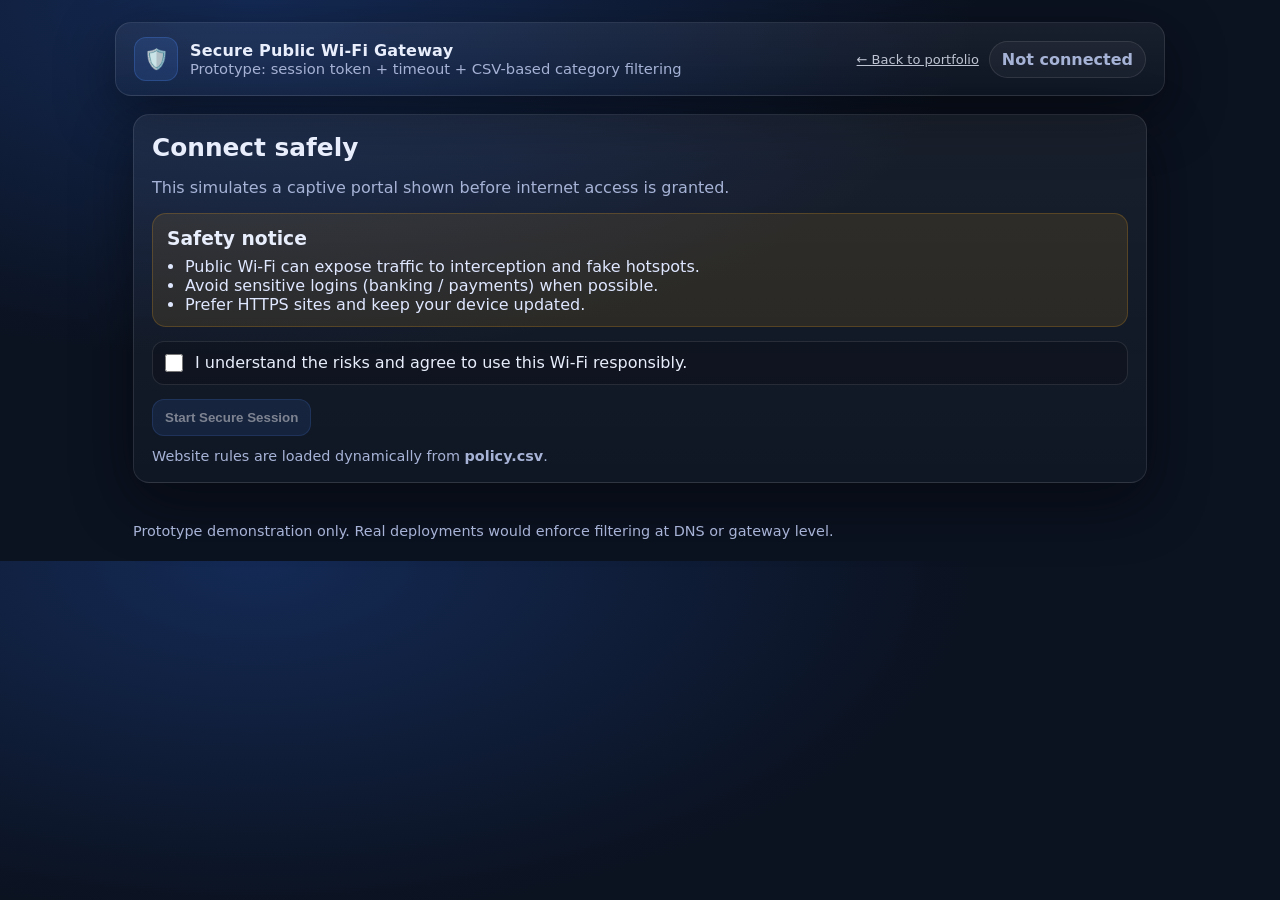
<file: demos/wifi-gateway/index.html>
<!doctype html>
<html lang="en">
<head>
  <meta charset="utf-8" />
  <meta name="viewport" content="width=device-width,initial-scale=1" />
  <title>Secure Public Wi-Fi Gateway Demo | Aarav Pawan Chhoja</title>
  <meta name="description" content="Live demo of a secure public Wi-Fi captive portal prototype built by Aarav Pawan Chhoja: session tokens, timed access and policy-based site filtering." />
  <link rel="canonical" href="https://aarav2006648.github.io/demos/wifi-gateway/" />
  <link rel="stylesheet" href="style.css" />
</head>
<body>
  <div class="topbar">
    <div class="brand">
      <div class="logo">🛡️</div>
      <div>
        <div class="brand-title">Secure Public Wi-Fi Gateway</div>
        <div class="brand-sub">Prototype: session token + timeout + CSV-based category filtering</div>
      </div>
    </div>
    <div style="display:flex;gap:10px;align-items:center"><a href="../../#project-gateway" style="color:inherit;font-size:13px;opacity:.8">&larr; Back to portfolio</a><div class="pill" id="pillState">Not connected</div></div>
  </div>

  <main class="wrap">

    <!-- STEP 1 -->
    <section class="card" id="step-accept">
      <div class="card-head">
        <h1>Connect safely</h1>
        <p class="muted">This simulates a captive portal shown before internet access is granted.</p>
      </div>

      <div class="notice">
        <h3>Safety notice</h3>
        <ul>
          <li>Public Wi-Fi can expose traffic to interception and fake hotspots.</li>
          <li>Avoid sensitive logins (banking / payments) when possible.</li>
          <li>Prefer HTTPS sites and keep your device updated.</li>
        </ul>
      </div>

      <label class="check">
        <input type="checkbox" id="agree" />
        <span>I understand the risks and agree to use this Wi-Fi responsibly.</span>
      </label>

      <div class="actions">
        <button class="btn primary" id="btnStart" disabled>Start Secure Session</button>
      </div>

      <div class="footnote muted">
        Website rules are loaded dynamically from <strong>policy.csv</strong>.
      </div>
    </section>

    <!-- STEP 2 -->
    <section class="card hidden" id="step-session">
      <div class="card-head">
        <h1>Session active</h1>
        <p class="muted">Allowed sites redirect automatically. Blocked sites end the session after repeated attempts.</p>
      </div>

      <div class="grid">
        <div class="mini">
          <div class="mini-label">Session token</div>
          <div class="mono" id="token">—</div>
          <button class="btn ghost" id="btnCopy">Copy token</button>
        </div>

        <div class="mini">
          <div class="mini-label">Time remaining</div>
          <div class="mono" id="timeLeft">—</div>
          <div class="mini-label">Policy strikes</div>
          <div class="mono"><span id="strikes">0</span>/3</div>
        </div>
      </div>

      <hr class="hr" />

      <div class="panel">
        <div class="panel-title">Quick test sites</div>
        <div class="site-list" id="siteList"></div>
      </div>

      <div class="panel">
        <div class="panel-title">Manual check</div>
        <div class="row">
          <input id="urlInput" placeholder="example.com or https://example.com" />
          <button class="btn" id="btnGo">Check</button>
        </div>
      </div>

      <div class="result hidden" id="result"></div>

      <div class="actions right">
        <button class="btn danger" id="btnEnd">End session</button>
      </div>
    </section>

    <!-- STEP 3 -->
    <section class="card hidden" id="step-expired">
      <div class="card-head">
        <h1>Session expired</h1>
        <p class="muted">Time-limited access reduces exposure to cyber risks.</p>
      </div>
      <div class="actions">
        <button class="btn primary" id="btnRestart">Reconnect securely</button>
      </div>
    </section>

  </main>

  <footer class="footer muted">
    Prototype demonstration only. Real deployments would enforce filtering at DNS or gateway level.
  </footer>

  <script src="app.js"></script>
</body>
</html>
</file>
<file: demos/wifi-gateway/style.css>
:root{
  --bg:#0b1220;
  --card:#0f1b31;
  --text:#e9eefc;
  --muted:#a7b3d6;
  --line:rgba(255,255,255,.10);
  --accent:#4f8cff;
  --good:#26c281;
  --warn:#ffb020;
  --bad:#ff4d5a;
  --shadow:0 18px 60px rgba(0,0,0,.45);
  --radius:16px;
  font-family: ui-sans-serif, system-ui, -apple-system, Segoe UI, Roboto, Arial, sans-serif;
}

*{box-sizing:border-box}
body{
  margin:0;
  background: radial-gradient(1200px 600px at 20% 0%, #142a55 0%, var(--bg) 60%);
  color:var(--text);
}

.topbar{
  max-width:1050px;
  margin:22px auto 0;
  padding:14px 18px;
  display:flex;
  align-items:center;
  justify-content:space-between;
  border:1px solid var(--line);
  border-radius:var(--radius);
  background: linear-gradient(180deg, rgba(255,255,255,.06), rgba(255,255,255,.02));
  box-shadow: var(--shadow);
}

.brand{display:flex; gap:12px; align-items:center;}
.logo{
  width:44px; height:44px; border-radius:12px;
  display:grid; place-items:center;
  background: rgba(79,140,255,.14);
  border:1px solid rgba(79,140,255,.25);
  font-size:20px;
}
.brand-title{font-weight:800; letter-spacing:.2px;}
.brand-sub{font-size:.92rem; color:var(--muted);}

.pill{
  padding:8px 12px;
  border-radius:999px;
  border:1px solid var(--line);
  background: rgba(255,255,255,.04);
  font-weight:700;
  color:var(--muted);
}

.wrap{
  max-width:1050px;
  margin:18px auto 40px;
  padding:0 18px;
  display:grid;
  gap:16px;
}

.card{
  border:1px solid var(--line);
  border-radius:var(--radius);
  background: linear-gradient(180deg, rgba(255,255,255,.06), rgba(255,255,255,.02));
  box-shadow: var(--shadow);
  padding:18px;
}

.hidden{display:none}

.card-head h1{margin:0 0 6px; font-size:1.55rem;}
.muted{color:var(--muted)}
.small{font-size:.92rem}
.footnote{margin-top:12px; font-size:.9rem}

.notice{
  margin-top:12px;
  padding:14px 14px 12px;
  border-radius:14px;
  background: rgba(255,176,32,.10);
  border: 1px solid rgba(255,176,32,.20);
}
.notice h3{margin:0 0 8px}
.notice ul{margin:0; padding-left:18px; color:#dfe7ff}

/* ✅ fixed alignment + professional container */
.check{
  display:flex;
  align-items:center;
  gap:12px;
  margin-top:14px;

  padding:10px 12px;
  border-radius:12px;
  border:1px solid var(--line);
  background: rgba(0,0,0,.16);
}
.check input{
  margin:0;
  width:18px;
  height:18px;
  accent-color: var(--accent);
  flex:0 0 auto;
}
.check span{
  flex:1;
  line-height:1.35;
}

.actions{display:flex; gap:10px; margin-top:14px;}
.actions.right{justify-content:flex-end}

.btn{
  border:1px solid var(--line);
  background: rgba(255,255,255,.04);
  color:var(--text);
  padding:10px 12px;
  border-radius:12px;
  font-weight:800;
  cursor:pointer;
}
.btn:hover{border-color:rgba(255,255,255,.20)}
.btn:disabled{opacity:.5; cursor:not-allowed}

.primary{
  background: rgba(79,140,255,.22);
  border-color: rgba(79,140,255,.35);
}
.danger{
  background: rgba(255,77,90,.18);
  border-color: rgba(255,77,90,.35);
}
.ghost{
  background: transparent;
  border-color: rgba(255,255,255,.14);
}

.grid{
  display:grid;
  grid-template-columns: 1fr 1fr;
  gap:12px;
  margin-top:10px;
}

.mini{
  background: rgba(0,0,0,.18);
  border:1px solid var(--line);
  border-radius:14px;
  padding:12px;
}
.mini-label{color:var(--muted); font-size:.9rem; margin-bottom:6px}
.mini-actions{margin-top:10px}

.mono{
  font-family: ui-monospace, SFMono-Regular, Menlo, Monaco, Consolas, "Liberation Mono", monospace;
  font-weight:900;
  font-size:1.05rem;
}

.hr{
  margin:16px 0;
  border:0;
  height:1px;
  background: var(--line);
}

.policy-head h2{margin:0 0 6px; font-size:1.2rem}

.panel{
  margin-top:12px;
  padding:12px;
  border-radius:14px;
  border:1px solid var(--line);
  background: rgba(0,0,0,.18);
}
.panel-title{font-weight:900; margin-bottom:6px}

.site-list{
  display:grid;
  grid-template-columns: repeat(2, minmax(0, 1fr));
  gap:10px;
  margin-top:10px;
}
.site{
  padding:10px;
  border-radius:12px;
  border:1px solid var(--line);
  background: rgba(255,255,255,.03);
  cursor:pointer;
}
.site:hover{border-color:rgba(255,255,255,.20)}
.site .tag{
  display:inline-block;
  padding:4px 8px;
  border-radius:999px;
  font-size:.8rem;
  font-weight:900;
  margin-top:8px;
  border:1px solid var(--line);
  color:var(--muted);
}

.row{display:flex; gap:10px; margin-top:10px}
input{
  flex:1;
  padding:10px 12px;
  border-radius:12px;
  border:1px solid var(--line);
  background: rgba(0,0,0,.22);
  color: var(--text);
  outline:none;
}
input:focus{border-color: rgba(79,140,255,.55)}

.result{
  margin-top:12px;
  padding:12px;
  border-radius:14px;
  border:1px solid var(--line);
  background: rgba(255,255,255,.03);
}
.result.good{border-color: rgba(38,194,129,.45); background: rgba(38,194,129,.10)}
.result.warn{border-color: rgba(255,176,32,.45); background: rgba(255,176,32,.10)}
.result.bad{border-color: rgba(255,77,90,.45); background: rgba(255,77,90,.10)}

.footer{
  max-width:1050px;
  margin:0 auto 22px;
  padding:0 18px;
  font-size:.9rem;
}
</file>
